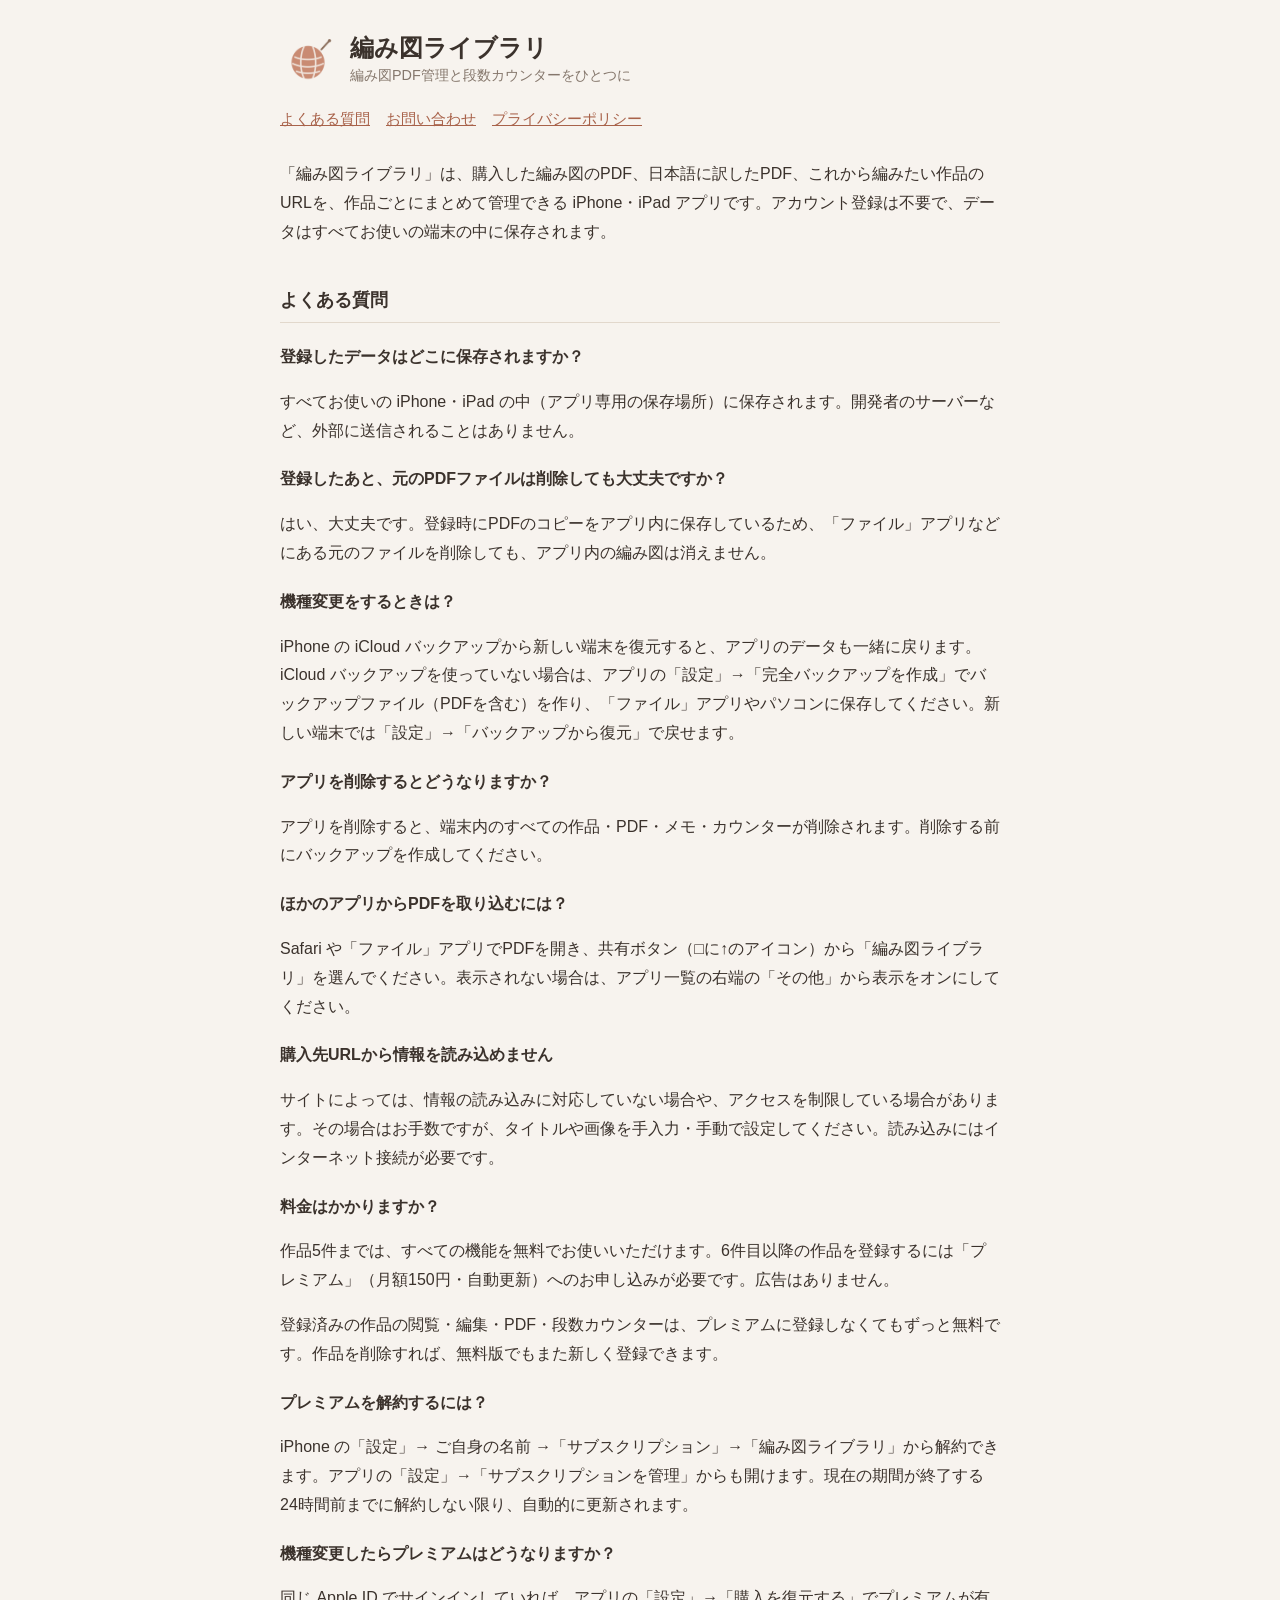
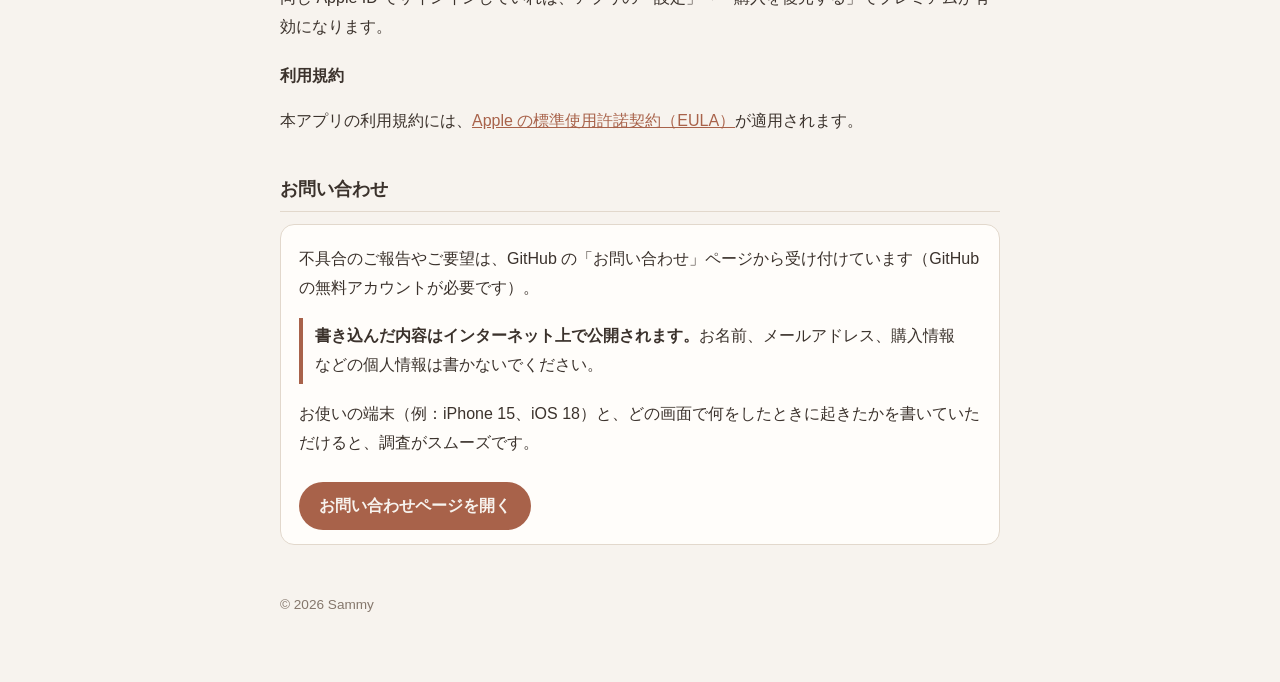
<file: index.html>
<!doctype html>
<html lang="ja">
<head>
  <meta charset="utf-8">
  <meta name="viewport" content="width=device-width, initial-scale=1">
  <title>編み図ライブラリ サポート</title>
  <meta name="description" content="iPhone・iPad アプリ「編み図ライブラリ」のサポートページです。">
  <link rel="icon" href="icon.png">
  <link rel="stylesheet" href="style.css">
</head>
<body>
<main>
  <header class="site">
    <img src="icon.png" alt="">
    <div>
      <h1>編み図ライブラリ</h1>
      <p>編み図PDF管理と段数カウンターをひとつに</p>
    </div>
  </header>
  <nav>
    <a href="#faq">よくある質問</a>
    <a href="#contact">お問い合わせ</a>
    <a href="privacy.html">プライバシーポリシー</a>
  </nav>

  <p>「編み図ライブラリ」は、購入した編み図のPDF、日本語に訳したPDF、これから編みたい作品のURLを、作品ごとにまとめて管理できる iPhone・iPad アプリです。アカウント登録は不要で、データはすべてお使いの端末の中に保存されます。</p>

  <h2 id="faq">よくある質問</h2>

  <h3>登録したデータはどこに保存されますか？</h3>
  <p>すべてお使いの iPhone・iPad の中（アプリ専用の保存場所）に保存されます。開発者のサーバーなど、外部に送信されることはありません。</p>

  <h3>登録したあと、元のPDFファイルは削除しても大丈夫ですか？</h3>
  <p>はい、大丈夫です。登録時にPDFのコピーをアプリ内に保存しているため、「ファイル」アプリなどにある元のファイルを削除しても、アプリ内の編み図は消えません。</p>

  <h3>機種変更をするときは？</h3>
  <p>iPhone の iCloud バックアップから新しい端末を復元すると、アプリのデータも一緒に戻ります。iCloud バックアップを使っていない場合は、アプリの「設定」→「完全バックアップを作成」でバックアップファイル（PDFを含む）を作り、「ファイル」アプリやパソコンに保存してください。新しい端末では「設定」→「バックアップから復元」で戻せます。</p>

  <h3>アプリを削除するとどうなりますか？</h3>
  <p>アプリを削除すると、端末内のすべての作品・PDF・メモ・カウンターが削除されます。削除する前にバックアップを作成してください。</p>

  <h3>ほかのアプリからPDFを取り込むには？</h3>
  <p>Safari や「ファイル」アプリでPDFを開き、共有ボタン（□に↑のアイコン）から「編み図ライブラリ」を選んでください。表示されない場合は、アプリ一覧の右端の「その他」から表示をオンにしてください。</p>

  <h3>購入先URLから情報を読み込めません</h3>
  <p>サイトによっては、情報の読み込みに対応していない場合や、アクセスを制限している場合があります。その場合はお手数ですが、タイトルや画像を手入力・手動で設定してください。読み込みにはインターネット接続が必要です。</p>

  <h3>料金はかかりますか？</h3>
  <p>作品5件までは、すべての機能を無料でお使いいただけます。6件目以降の作品を登録するには「プレミアム」（月額150円・自動更新）へのお申し込みが必要です。広告はありません。</p>
  <p>登録済みの作品の閲覧・編集・PDF・段数カウンターは、プレミアムに登録しなくてもずっと無料です。作品を削除すれば、無料版でもまた新しく登録できます。</p>

  <h3>プレミアムを解約するには？</h3>
  <p>iPhone の「設定」→ ご自身の名前 →「サブスクリプション」→「編み図ライブラリ」から解約できます。アプリの「設定」→「サブスクリプションを管理」からも開けます。現在の期間が終了する24時間前までに解約しない限り、自動的に更新されます。</p>

  <h3>機種変更したらプレミアムはどうなりますか？</h3>
  <p>同じ Apple ID でサインインしていれば、アプリの「設定」→「購入を復元する」でプレミアムが有効になります。</p>

  <h3>利用規約</h3>
  <p>本アプリの利用規約には、<a href="https://www.apple.com/legal/internet-services/itunes/dev/stdeula/">Apple の標準使用許諾契約（EULA）</a>が適用されます。</p>

  <h2 id="contact">お問い合わせ</h2>
  <section class="card">
    <p>不具合のご報告やご要望は、GitHub の「お問い合わせ」ページから受け付けています（GitHub の無料アカウントが必要です）。</p>
    <p class="warn"><strong>書き込んだ内容はインターネット上で公開されます。</strong>お名前、メールアドレス、購入情報などの個人情報は書かないでください。</p>
    <p>お使いの端末（例：iPhone 15、iOS 18）と、どの画面で何をしたときに起きたかを書いていただけると、調査がスムーズです。</p>
    <a class="button" href="https://github.com/asm-asm/knitting-library-support/issues/new/choose">お問い合わせページを開く</a>
  </section>

  <footer>© 2026 Sammy</footer>
</main>
</body>
</html>
</file>
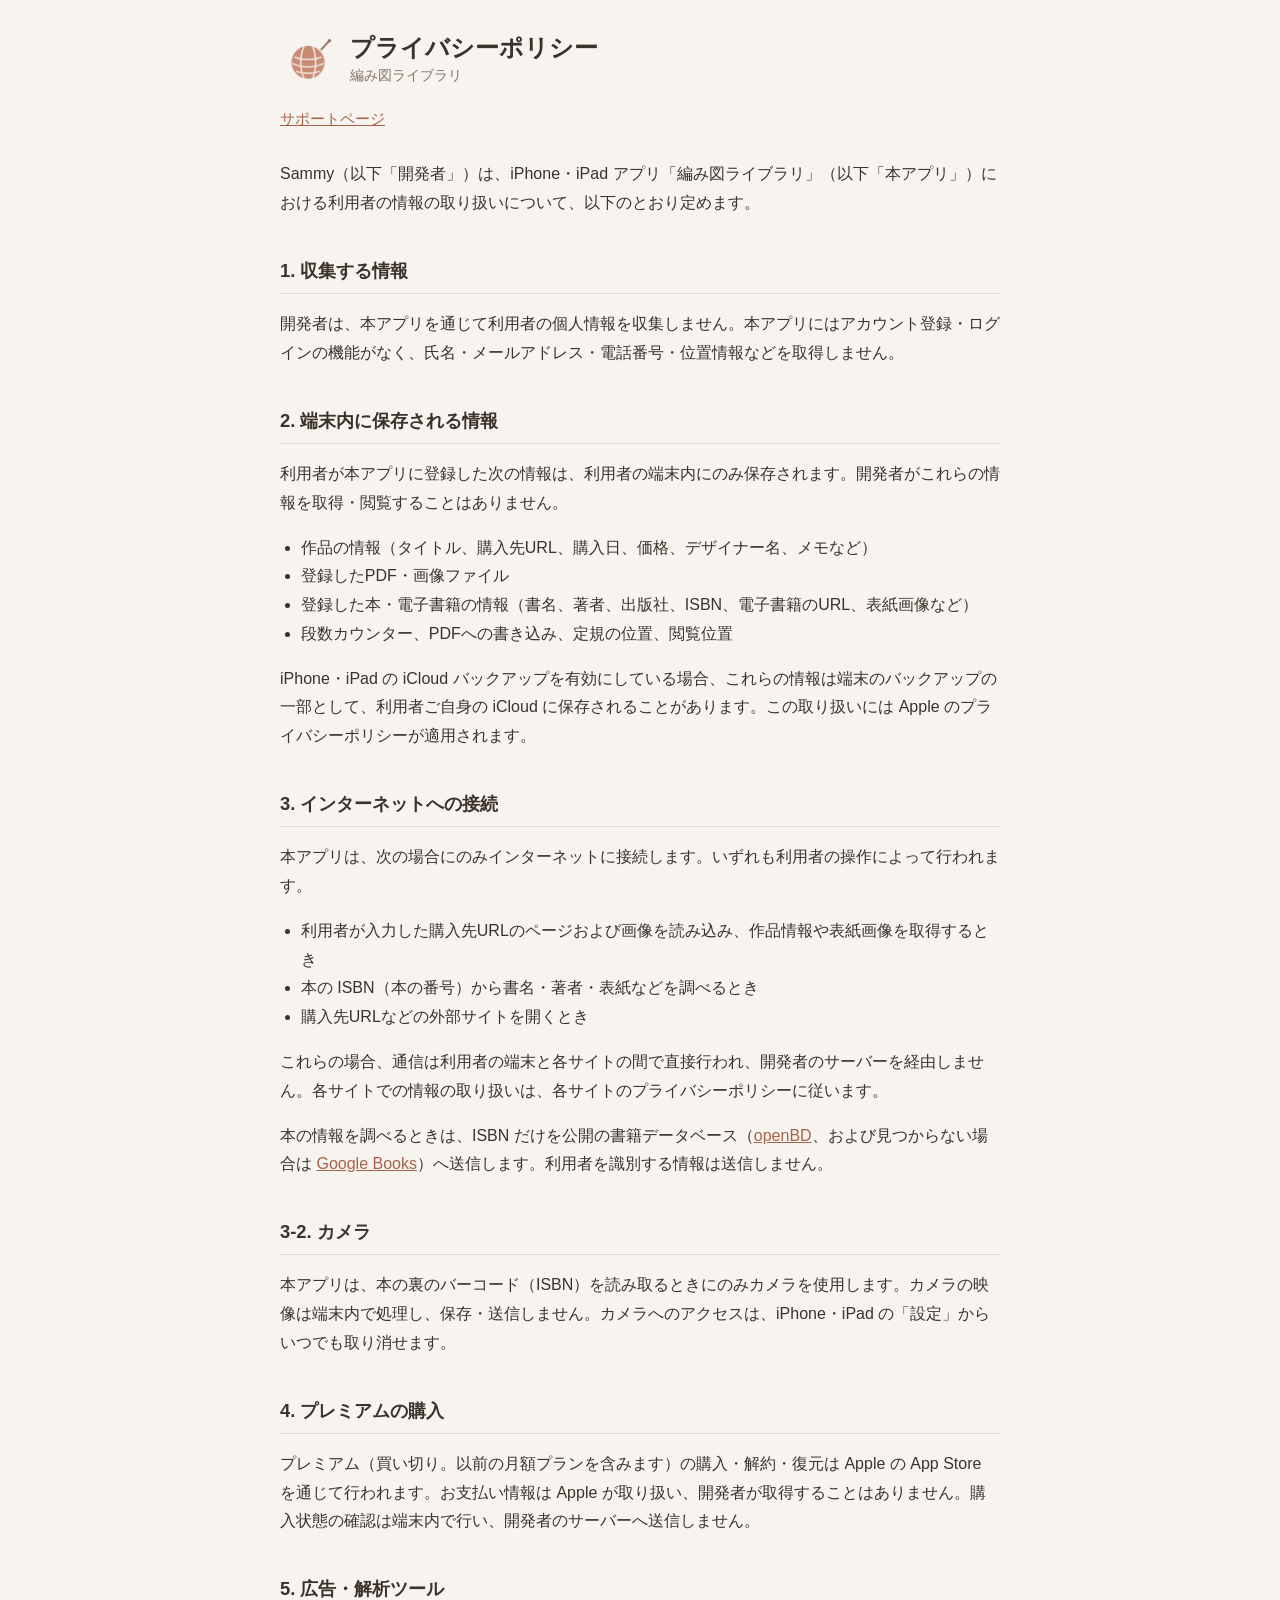
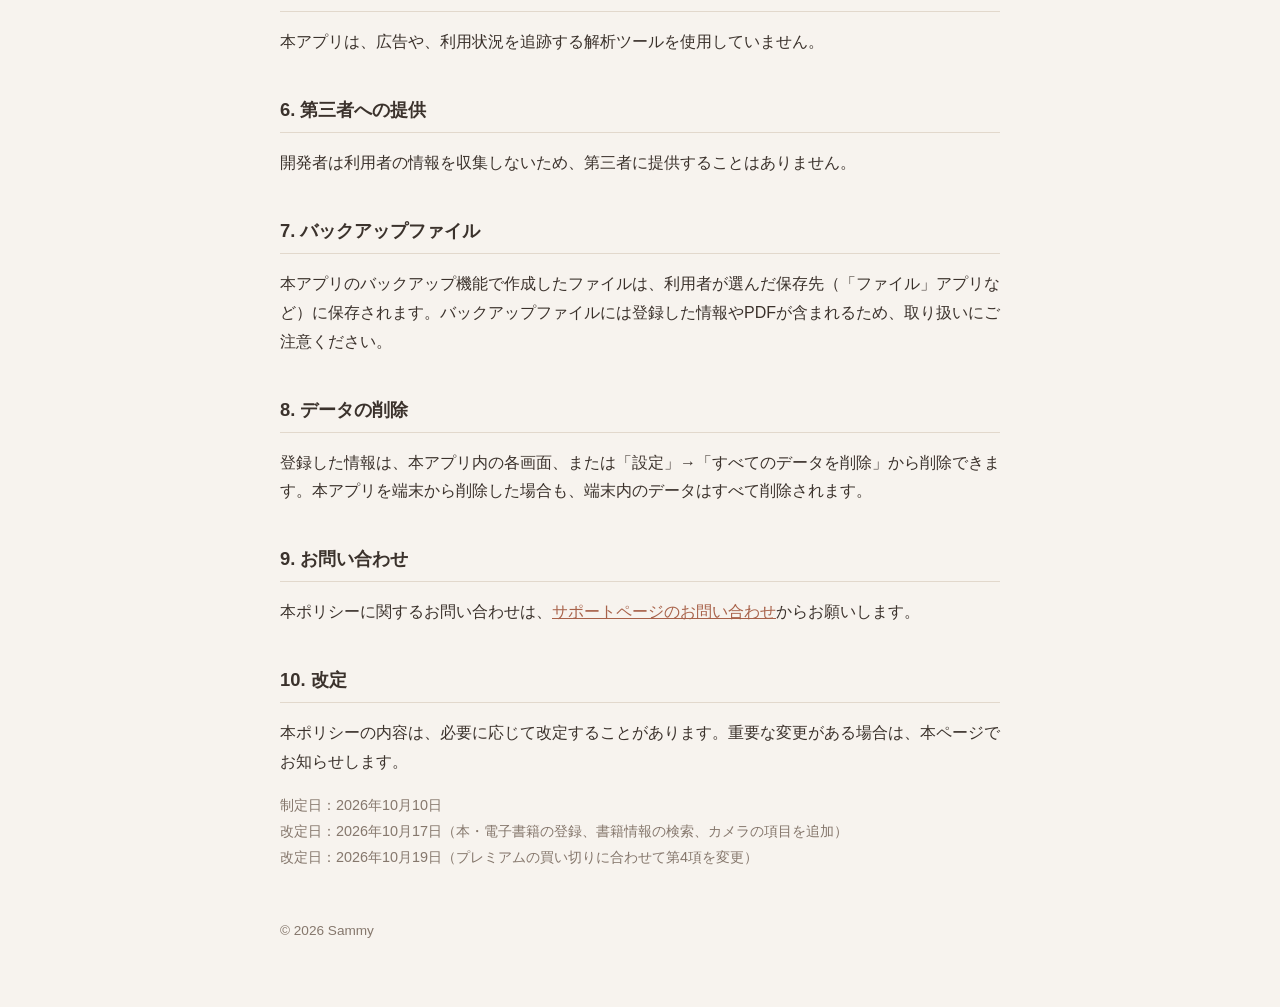
<file: privacy.html>
<!doctype html>
<html lang="ja">
<head>
  <meta charset="utf-8">
  <meta name="viewport" content="width=device-width, initial-scale=1">
  <title>プライバシーポリシー | 編み図ライブラリ</title>
  <link rel="icon" href="icon.png">
  <link rel="stylesheet" href="style.css">
</head>
<body>
<main>
  <header class="site">
    <img src="icon.png" alt="">
    <div>
      <h1>プライバシーポリシー</h1>
      <p>編み図ライブラリ</p>
    </div>
  </header>
  <nav>
    <a href="index.html">サポートページ</a>
  </nav>

  <p>Sammy（以下「開発者」）は、iPhone・iPad アプリ「編み図ライブラリ」（以下「本アプリ」）における利用者の情報の取り扱いについて、以下のとおり定めます。</p>

  <h2>1. 収集する情報</h2>
  <p>開発者は、本アプリを通じて利用者の個人情報を収集しません。本アプリにはアカウント登録・ログインの機能がなく、氏名・メールアドレス・電話番号・位置情報などを取得しません。</p>

  <h2>2. 端末内に保存される情報</h2>
  <p>利用者が本アプリに登録した次の情報は、利用者の端末内にのみ保存されます。開発者がこれらの情報を取得・閲覧することはありません。</p>
  <ul>
    <li>作品の情報（タイトル、購入先URL、購入日、価格、デザイナー名、メモなど）</li>
    <li>登録したPDF・画像ファイル</li>
    <li>登録した本・電子書籍の情報（書名、著者、出版社、ISBN、電子書籍のURL、表紙画像など）</li>
    <li>段数カウンター、PDFへの書き込み、定規の位置、閲覧位置</li>
  </ul>
  <p>iPhone・iPad の iCloud バックアップを有効にしている場合、これらの情報は端末のバックアップの一部として、利用者ご自身の iCloud に保存されることがあります。この取り扱いには Apple のプライバシーポリシーが適用されます。</p>

  <h2>3. インターネットへの接続</h2>
  <p>本アプリは、次の場合にのみインターネットに接続します。いずれも利用者の操作によって行われます。</p>
  <ul>
    <li>利用者が入力した購入先URLのページおよび画像を読み込み、作品情報や表紙画像を取得するとき</li>
    <li>本の ISBN（本の番号）から書名・著者・表紙などを調べるとき</li>
    <li>購入先URLなどの外部サイトを開くとき</li>
  </ul>
  <p>これらの場合、通信は利用者の端末と各サイトの間で直接行われ、開発者のサーバーを経由しません。各サイトでの情報の取り扱いは、各サイトのプライバシーポリシーに従います。</p>
  <p>本の情報を調べるときは、ISBN だけを公開の書籍データベース（<a href="https://openbd.jp/">openBD</a>、および見つからない場合は <a href="https://developers.google.com/books">Google Books</a>）へ送信します。利用者を識別する情報は送信しません。</p>

  <h2>3-2. カメラ</h2>
  <p>本アプリは、本の裏のバーコード（ISBN）を読み取るときにのみカメラを使用します。カメラの映像は端末内で処理し、保存・送信しません。カメラへのアクセスは、iPhone・iPad の「設定」からいつでも取り消せます。</p>

  <h2>4. プレミアムの購入</h2>
  <p>プレミアム（買い切り。以前の月額プランを含みます）の購入・解約・復元は Apple の App Store を通じて行われます。お支払い情報は Apple が取り扱い、開発者が取得することはありません。購入状態の確認は端末内で行い、開発者のサーバーへ送信しません。</p>

  <h2>5. 広告・解析ツール</h2>
  <p>本アプリは、広告や、利用状況を追跡する解析ツールを使用していません。</p>

  <h2>6. 第三者への提供</h2>
  <p>開発者は利用者の情報を収集しないため、第三者に提供することはありません。</p>

  <h2>7. バックアップファイル</h2>
  <p>本アプリのバックアップ機能で作成したファイルは、利用者が選んだ保存先（「ファイル」アプリなど）に保存されます。バックアップファイルには登録した情報やPDFが含まれるため、取り扱いにご注意ください。</p>

  <h2>8. データの削除</h2>
  <p>登録した情報は、本アプリ内の各画面、または「設定」→「すべてのデータを削除」から削除できます。本アプリを端末から削除した場合も、端末内のデータはすべて削除されます。</p>

  <h2>9. お問い合わせ</h2>
  <p>本ポリシーに関するお問い合わせは、<a href="index.html#contact">サポートページのお問い合わせ</a>からお願いします。</p>

  <h2>10. 改定</h2>
  <p>本ポリシーの内容は、必要に応じて改定することがあります。重要な変更がある場合は、本ページでお知らせします。</p>

  <p class="note">制定日：2026年10月10日<br>改定日：2026年10月17日（本・電子書籍の登録、書籍情報の検索、カメラの項目を追加）<br>改定日：2026年10月19日（プレミアムの買い切りに合わせて第4項を変更）</p>
  <footer>© 2026 Sammy</footer>
</main>
</body>
</html>
</file>
<file: style.css>
:root {
  --bg: #f7f3ee;
  --surface: #fffdfa;
  --text: #3b322c;
  --muted: #85776c;
  --line: #e2d8cc;
  --primary: #a8624a;
  color-scheme: light;
}
@media (prefers-color-scheme: dark) {
  :root {
    --bg: #171310;
    --surface: #26201b;
    --text: #f7efe6;
    --muted: #c9baab;
    --line: #4f453d;
    --primary: #efa487;
    color-scheme: dark;
  }
}
* { box-sizing: border-box; }
body {
  margin: 0;
  background: var(--bg);
  color: var(--text);
  font-family: -apple-system, BlinkMacSystemFont, "Hiragino Sans", "Hiragino Kaku Gothic ProN", "Noto Sans JP", "Yu Gothic UI", Meiryo, sans-serif;
  font-size: 16px;
  line-height: 1.8;
}
main { max-width: 760px; margin: 0 auto; padding: 32px 20px 64px; }
header.site { display: flex; align-items: center; gap: 14px; margin-bottom: 8px; }
header.site img { width: 56px; height: 56px; border-radius: 14px; }
header.site h1 { font-size: 1.5rem; margin: 0; line-height: 1.3; }
header.site p { margin: 0; color: var(--muted); font-size: 0.9rem; }
nav { display: flex; gap: 16px; flex-wrap: wrap; margin: 16px 0 28px; font-size: 0.95rem; }
a { color: var(--primary); }
h2 { font-size: 1.15rem; margin: 36px 0 8px; padding-bottom: 6px; border-bottom: 1px solid var(--line); }
h3 { font-size: 1rem; margin: 20px 0 4px; }
section.card { background: var(--surface); border: 1px solid var(--line); border-radius: 14px; padding: 4px 18px 14px; margin-top: 12px; }
.button {
  display: inline-block; margin-top: 8px; padding: 10px 20px; border-radius: 999px;
  background: var(--primary); color: var(--bg); font-weight: 700; text-decoration: none;
}
.note { color: var(--muted); font-size: 0.9rem; }
.warn { border-left: 4px solid var(--primary); padding: 4px 12px; background: var(--surface); }
footer { margin-top: 48px; color: var(--muted); font-size: 0.85rem; }
ul { padding-left: 1.3em; }
</file>
